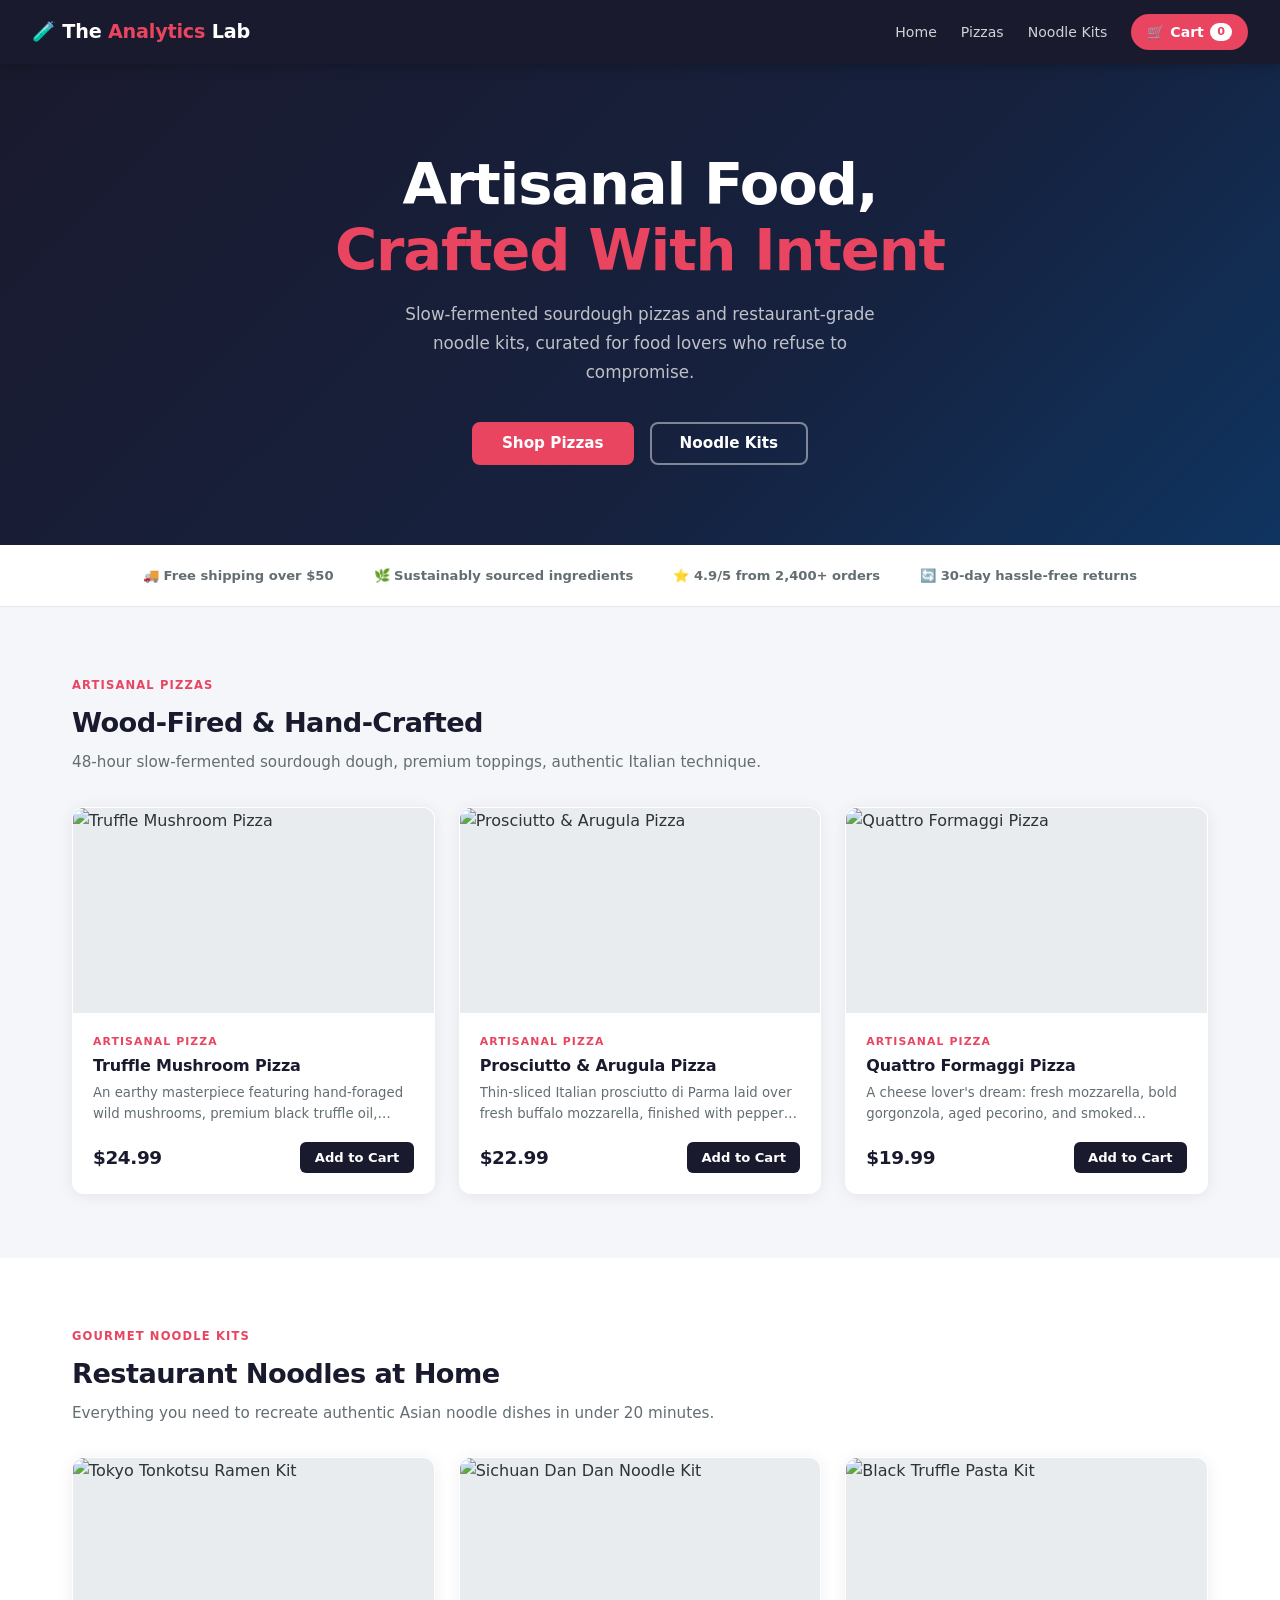
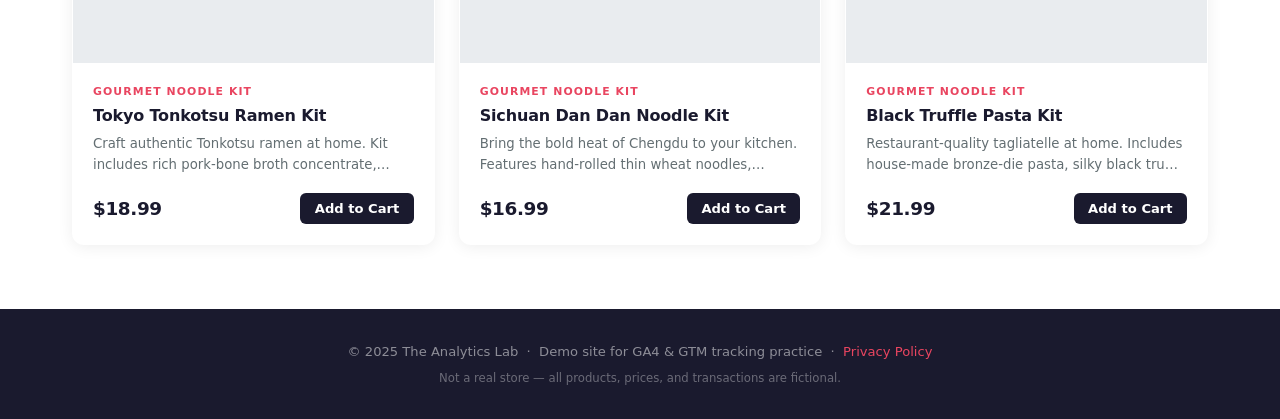
<file: index.html>
<!doctype html>
<html lang="en">
  <head>
    <meta charset="UTF-8" />
    <meta name="viewport" content="width=device-width, initial-scale=1.0" />
    <title>The Analytics Lab — Artisanal Pizzas & Gourmet Noodle Kits</title>
    <meta
      name="description"
      content="Shop curated artisanal pizzas and gourmet noodle kits from The Analytics Lab. A demo e-commerce store for GA4 and GTM tracking practice."
    />
    <link rel="stylesheet" href="style.css" />

    <!--
    ╔══════════════════════════════════════════════════════╗
    ║  GTM HEAD SNIPPET — Paste yours below this comment  ║
    ╚══════════════════════════════════════════════════════╝
  -->
    <!-- Google Tag Manager -->
    <script>
      (function (w, d, s, l, i) {
        w[l] = w[l] || [];
        w[l].push({ "gtm.start": new Date().getTime(), event: "gtm.js" });
        var f = d.getElementsByTagName(s)[0],
          j = d.createElement(s),
          dl = l != "dataLayer" ? "&l=" + l : "";
        j.async = true;
        j.src = "https://www.googletagmanager.com/gtm.js?id=" + i + dl;
        f.parentNode.insertBefore(j, f);
      })(window, document, "script", "dataLayer", "GTM-K4KXX4N2");
    </script>
    <!-- End Google Tag Manager -->
  </head>

  <!--
  data-page="home" — used by script.js to call initHomePage()
  and by GTM Page Type variable (DOM Element on <body>, attribute "data-page")
-->
  <body data-page="home">
    <!--
    ╔══════════════════════════════════════════════════════╗
    ║  GTM BODY NOSCRIPT — Paste yours below this comment ║
    ╚══════════════════════════════════════════════════════╝
  -->
    <!-- Google Tag Manager (noscript) -->
    <noscript
      ><iframe
        src="https://www.googletagmanager.com/ns.html?id=GTM-K4KXX4N2"
        height="0"
        width="0"
        style="display: none; visibility: hidden"
      ></iframe
    ></noscript>
    <!-- End Google Tag Manager (noscript) -->

    <!-- ================================================
       NAVBAR
       Analytics targets:
         #nav-logo          — brand/logo click
         #nav-home          — home nav link   [data-nav-item="home"]
         #nav-pizzas        — pizzas nav link [data-nav-item="pizzas"]
         #nav-noodles       — noodles link    [data-nav-item="noodles"]
         #nav-cart          — cart button     [data-nav-item="cart"]
         #cart-badge        — live item count (updated by updateCartBadge())
       ================================================ -->
    <nav class="navbar" id="main-nav" data-component="navbar">
      <a
        href="index.html"
        class="navbar-brand"
        id="nav-logo"
        data-nav-item="logo"
      >
        🧪 The <span>Analytics</span> Lab
      </a>

      <ul class="navbar-nav">
        <li>
          <a href="index.html" id="nav-home" data-nav-item="home">Home</a>
        </li>
        <li>
          <a href="#pizzas" id="nav-pizzas" data-nav-item="pizzas">Pizzas</a>
        </li>
        <li>
          <a href="#noodles" id="nav-noodles" data-nav-item="noodles"
            >Noodle Kits</a
          >
        </li>
        <li>
          <!-- Cart link — data-nav-item="cart" + live badge -->
          <a
            href="cart.html"
            class="cart-link"
            id="nav-cart"
            data-nav-item="cart"
            aria-label="View cart"
          >
            🛒 Cart
            <span class="cart-badge" id="cart-badge" aria-live="polite">0</span>
          </a>
        </li>
      </ul>
    </nav>

    <!-- ================================================
       HERO SECTION
       Analytics targets:
         #hero-cta           — primary CTA [data-action="hero-cta"]
         #hero-cta-secondary — secondary CTA [data-action="hero-cta-secondary"]
       ================================================ -->
    <section class="hero" id="hero" data-section="hero">
      <h1>Artisanal Food,<br /><em>Crafted With Intent</em></h1>
      <p>
        Slow-fermented sourdough pizzas and restaurant-grade noodle kits,
        curated for food lovers who refuse to compromise.
      </p>
      <div class="hero-actions">
        <a
          href="#pizzas"
          class="btn btn-primary"
          id="hero-cta"
          data-action="hero-cta"
          data-destination="pizzas-section"
        >
          Shop Pizzas
        </a>
        <a
          href="#noodles"
          class="btn btn-outline"
          id="hero-cta-secondary"
          data-action="hero-cta-secondary"
          data-destination="noodles-section"
        >
          Noodle Kits
        </a>
      </div>
    </section>

    <!-- ================================================
       TRUST BADGES
       ================================================ -->
    <div class="trust-badges" id="trust-badges" data-section="trust-badges">
      <div class="trust-badge">🚚 Free shipping over $50</div>
      <div class="trust-badge">🌿 Sustainably sourced ingredients</div>
      <div class="trust-badge">⭐ 4.9/5 from 2,400+ orders</div>
      <div class="trust-badge">🔄 30-day hassle-free returns</div>
    </div>

    <main id="main-content">
      <!-- ================================================
         ARTISANAL PIZZAS SECTION
         Analytics targets:
           #pizzas              — section anchor [data-section="pizza-listing"]
           #pizza-grid          — product grid container
                                  [data-list-name="Pizza Collection"]
                                  [data-list-id="pizza_category"]
           .product-card        — each card [data-product-id, name, category, price, sku, brand]
           .btn-add-cart        — quick add button [data-action="add-to-cart"]

         🔵 ANALYTICS HOOK — view_item_list
         Products are rendered by initHomePage() → renderProductGrid() in script.js.
         Set up a GTM trigger (Page View or Element Visibility) to fire
         view_item_list when #pizza-grid is visible.
         ================================================ -->
      <section
        class="section"
        id="pizzas"
        data-section="pizza-listing"
        aria-labelledby="pizzas-heading"
      >
        <div class="section-header">
          <div class="category-label">Artisanal Pizzas</div>
          <h2 id="pizzas-heading">Wood-Fired &amp; Hand-Crafted</h2>
          <p>
            48-hour slow-fermented sourdough dough, premium toppings, authentic
            Italian technique.
          </p>
        </div>

        <!--
        Product cards are injected here by:
          script.js  →  initHomePage()  →  renderProductGrid('pizza-grid', ...)

        Each rendered card will have:
          data-product-id, data-product-name, data-product-category,
          data-product-price, data-product-sku, data-product-brand,
          data-product-variant, data-list-name, data-list-position
      -->
        <div
          class="product-grid"
          id="pizza-grid"
          data-list-name="Pizza Collection"
          data-list-id="pizza_category"
          aria-label="Artisanal Pizza products"
        >
          <!-- Products injected by script.js -->
        </div>
      </section>

      <!-- ================================================
         GOURMET NOODLE KITS SECTION
         Analytics targets:
           #noodles             — section anchor [data-section="noodle-listing"]
           #noodle-grid         — product grid container
                                  [data-list-name="Noodle Kit Collection"]
                                  [data-list-id="noodle_category"]

         🔵 ANALYTICS HOOK — view_item_list (second list)
         Set up a separate GTM trigger or use one trigger for both grids.
         ================================================ -->
      <section
        class="section-full"
        id="noodles"
        data-section="noodle-listing"
        aria-labelledby="noodles-heading"
      >
        <div class="section-inner">
          <div class="section-header">
            <div class="category-label">Gourmet Noodle Kits</div>
            <h2 id="noodles-heading">Restaurant Noodles at Home</h2>
            <p>
              Everything you need to recreate authentic Asian noodle dishes in
              under 20 minutes.
            </p>
          </div>

          <!--
          Product cards injected by:
            script.js  →  initHomePage()  →  renderProductGrid('noodle-grid', ...)
        -->
          <div
            class="product-grid"
            id="noodle-grid"
            data-list-name="Noodle Kit Collection"
            data-list-id="noodle_category"
            aria-label="Gourmet Noodle Kit products"
          >
            <!-- Products injected by script.js -->
          </div>
        </div>
      </section>
    </main>

    <!-- ================================================
       FOOTER
       ================================================ -->
    <footer id="site-footer">
      <p>
        &copy; 2025 The Analytics Lab &nbsp;&middot;&nbsp; Demo site for GA4
        &amp; GTM tracking practice &nbsp;&middot;&nbsp;
        <a href="#">Privacy Policy</a>
      </p>
      <p class="footer-demo-note">
        Not a real store — all products, prices, and transactions are fictional.
      </p>
    </footer>

    <!-- ================================================
       SCRIPTS
       script.js is loaded last so it can find all DOM
       elements. Page init is triggered by DOMContentLoaded.
       ================================================ -->
    <script src="script.js"></script>
  </body>
</html>
</file>
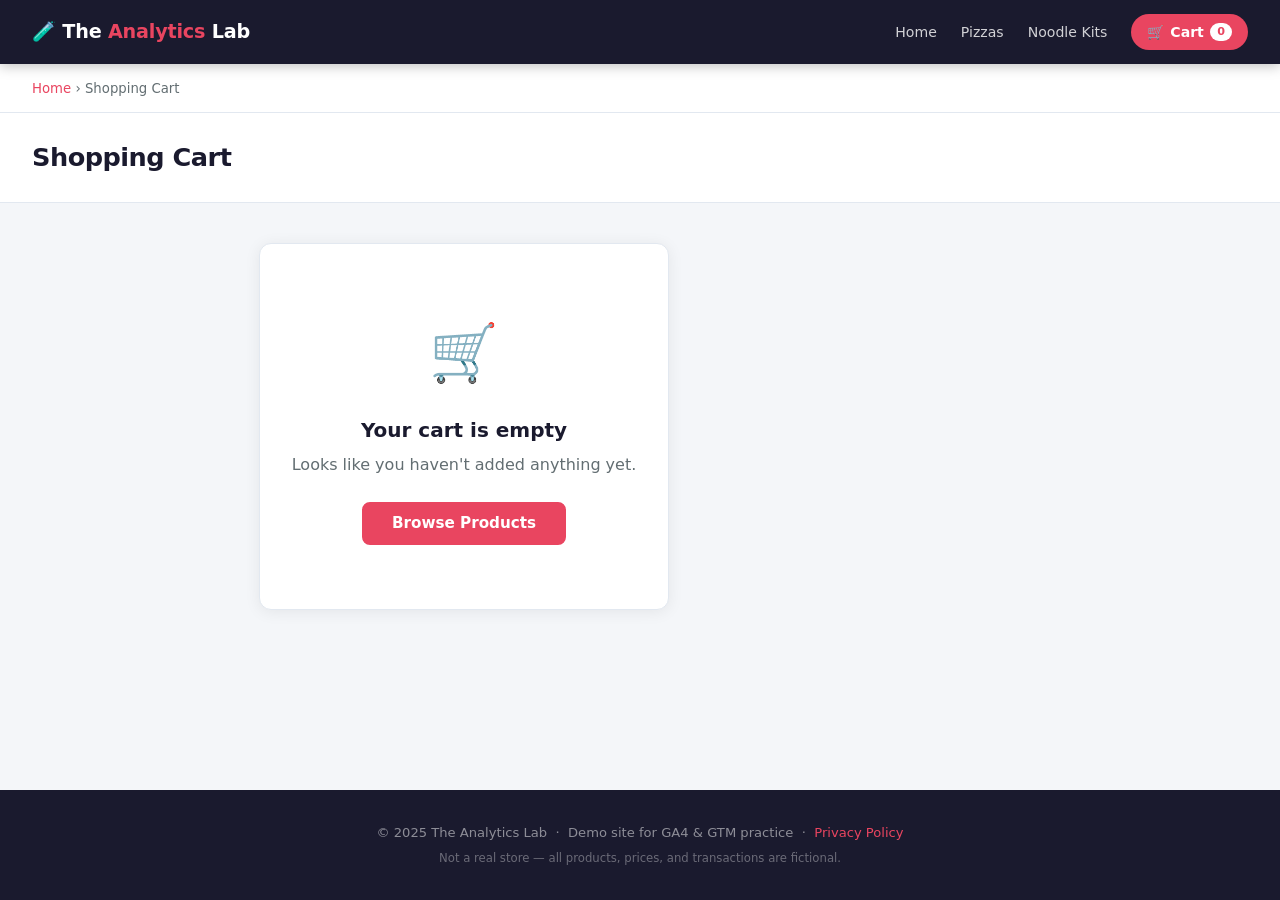
<file: cart.html>
<!doctype html>
<html lang="en">
  <head>
    <meta charset="UTF-8" />
    <meta name="viewport" content="width=device-width, initial-scale=1.0" />
    <title>Your Cart — The Analytics Lab</title>
    <meta
      name="description"
      content="Review your cart and proceed to checkout."
    />
    <link rel="stylesheet" href="style.css" />

    <!--
    ╔══════════════════════════════════════════════════════╗
    ║  GTM HEAD SNIPPET — Paste yours below this comment  ║
    ╚══════════════════════════════════════════════════════╝
  -->
    <!-- Google Tag Manager -->
    <!-- Google Tag Manager -->
    <script>
      (function (w, d, s, l, i) {
        w[l] = w[l] || [];
        w[l].push({ "gtm.start": new Date().getTime(), event: "gtm.js" });
        var f = d.getElementsByTagName(s)[0],
          j = d.createElement(s),
          dl = l != "dataLayer" ? "&l=" + l : "";
        j.async = true;
        j.src = "https://www.googletagmanager.com/gtm.js?id=" + i + dl;
        f.parentNode.insertBefore(j, f);
      })(window, document, "script", "dataLayer", "GTM-K4KXX4N2");
    </script>
    <!-- End Google Tag Manager -->
  </head>

  <!--
  data-page="cart" — used by script.js to call initCartPage()
  and by GTM as a Page Type variable.
-->
  <body data-page="cart">
    <!--
    ╔══════════════════════════════════════════════════════╗
    ║  GTM BODY NOSCRIPT — Paste yours below this comment ║
    ╚══════════════════════════════════════════════════════╝
  -->
    <!-- Google Tag Manager (noscript) -->
    <!-- Google Tag Manager (noscript) -->
    <noscript
      ><iframe
        src="https://www.googletagmanager.com/ns.html?id=GTM-K4KXX4N2"
        height="0"
        width="0"
        style="display: none; visibility: hidden"
      ></iframe
    ></noscript>
    <!-- End Google Tag Manager (noscript) -->

    <!-- ================================================
       NAVBAR
       ================================================ -->
    <nav class="navbar" id="main-nav" data-component="navbar">
      <a
        href="index.html"
        class="navbar-brand"
        id="nav-logo"
        data-nav-item="logo"
      >
        🧪 The <span>Analytics</span> Lab
      </a>
      <ul class="navbar-nav">
        <li>
          <a href="index.html" id="nav-home" data-nav-item="home">Home</a>
        </li>
        <li>
          <a href="index.html#pizzas" id="nav-pizzas" data-nav-item="pizzas"
            >Pizzas</a
          >
        </li>
        <li>
          <a href="index.html#noodles" id="nav-noodles" data-nav-item="noodles"
            >Noodle Kits</a
          >
        </li>
        <li>
          <a
            href="cart.html"
            class="cart-link"
            id="nav-cart"
            data-nav-item="cart"
            aria-label="View cart"
          >
            🛒 Cart
            <span class="cart-badge" id="cart-badge" aria-live="polite">0</span>
          </a>
        </li>
      </ul>
    </nav>

    <!-- ================================================
       BREADCRUMB
       ================================================ -->
    <nav class="breadcrumb" id="breadcrumb" aria-label="Breadcrumb">
      <a href="index.html">Home</a> &rsaquo;
      <span aria-current="page">Shopping Cart</span>
    </nav>

    <!-- ================================================
       PAGE HEADER
       ================================================ -->
    <div class="page-header" id="cart-page-header">
      <h1>Shopping Cart</h1>
    </div>

    <!-- ================================================
       CART LAYOUT
       Two-column grid: items on left, order summary on right.
       Both columns are populated dynamically by initCartPage() in script.js.

       After rendering:

       LEFT COLUMN — #cart-items-container
         .cart-items                    — wrapper card
           .cart-item (one per product) — KEY ANALYTICS ELEMENT
             data-product-id            — e.g. "pizza_001"
             data-product-name          — e.g. "Truffle Mushroom Pizza"
             data-product-category      — e.g. "Artisanal Pizza"
             data-product-price         — unit price, e.g. "24.99"
             data-product-sku           — e.g. "PIZ-001"
             data-product-brand         — "The Analytics Lab"
             data-quantity              — current quantity, e.g. "2"

           .qty-btn[data-action="decrease-qty"] — decrease qty button
           .qty-btn[data-action="increase-qty"] — increase qty button
           .cart-item-remove[data-action="remove-from-cart"] — remove link
             🔵 ANALYTICS HOOK — remove_from_cart fires on click

       RIGHT COLUMN — #order-summary-container
         #checkout-btn                  — KEY ANALYTICS ELEMENT
           data-action="begin-checkout"
           data-total                   — order total as string, e.g. "53.72"
           data-subtotal                — subtotal
           data-tax                     — tax amount
           data-shipping                — shipping amount
           data-currency                — "USD"
           data-item-count              — total quantity
           🔵 ANALYTICS HOOK — begin_checkout fires on click

       🔵 ANALYTICS HOOK — view_cart
         Fires inside initCartPage() after items are rendered.
         GTM Trigger: Page View — URL contains "cart.html"
         GTM Variables: DOM Element variables on .cart-item data attributes
                        OR read from localStorage 'analytics_lab_cart'
       ================================================ -->
    <div
      class="cart-container"
      id="cart-page"
      data-page-type="cart"
      role="main"
    >
      <!-- Cart item rows rendered by initCartPage() -->
      <div id="cart-items-container" data-container="cart-items">
        <div
          style="
            padding: 3rem 2rem;
            text-align: center;
            color: var(--text-muted);
          "
        >
          <div style="font-size: 2rem; margin-bottom: 0.5rem">⏳</div>
          Loading your cart&hellip;
        </div>
      </div>

      <!-- Order summary + checkout button rendered by renderOrderSummary() -->
      <div id="order-summary-container" data-container="order-summary">
        <!-- Order summary injected here -->
      </div>
    </div>

    <!-- ================================================
       FOOTER
       ================================================ -->
    <footer id="site-footer">
      <p>
        &copy; 2025 The Analytics Lab &nbsp;&middot;&nbsp; Demo site for GA4
        &amp; GTM practice &nbsp;&middot;&nbsp;
        <a href="#">Privacy Policy</a>
      </p>
      <p class="footer-demo-note">
        Not a real store — all products, prices, and transactions are fictional.
      </p>
    </footer>

    <script src="script.js"></script>
  </body>
</html>
</file>
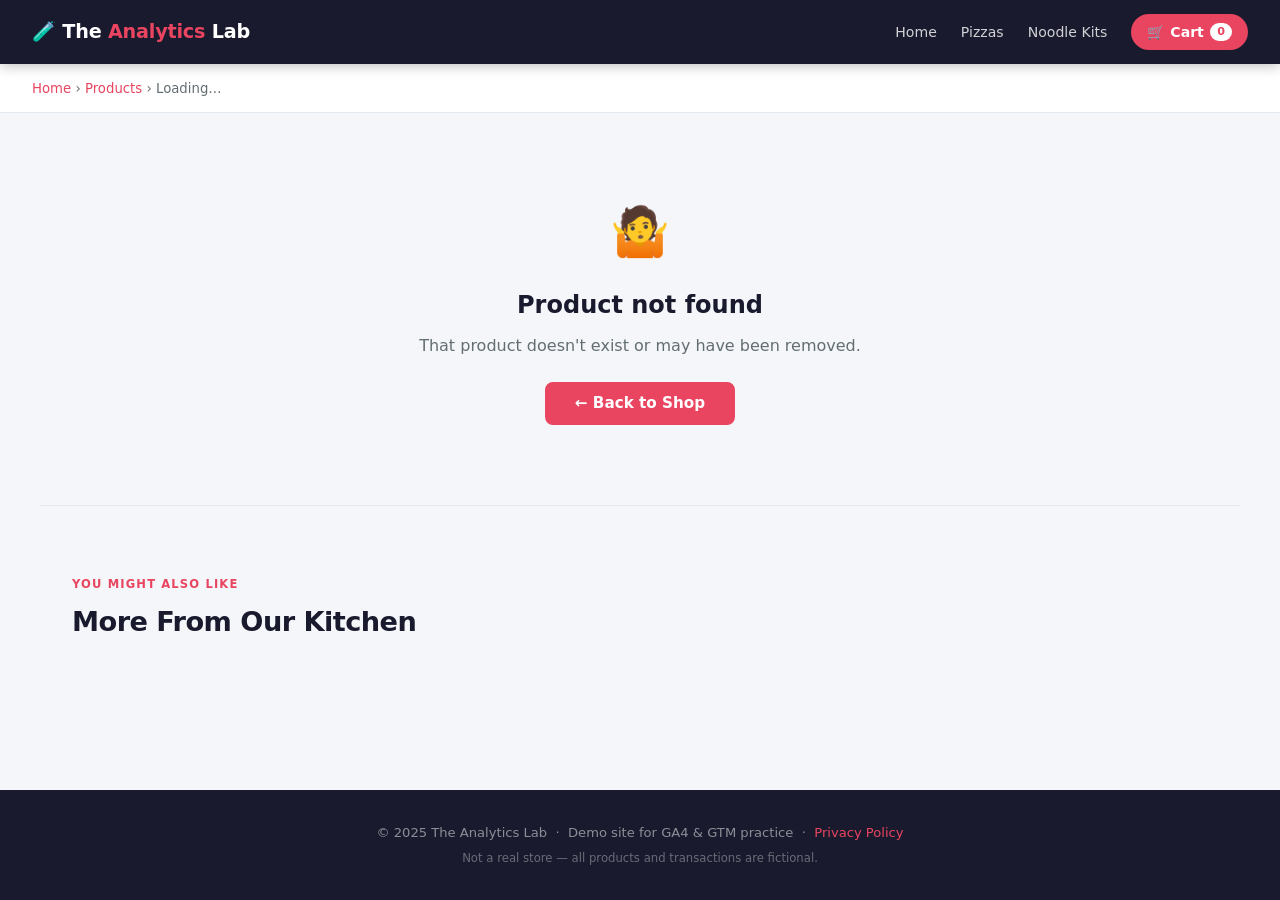
<file: product.html>
<!doctype html>
<html lang="en">
  <head>
    <meta charset="UTF-8" />
    <meta name="viewport" content="width=device-width, initial-scale=1.0" />
    <!--
    <title> is updated dynamically by initProductPage() in script.js
    to match the product name, e.g. "Truffle Mushroom Pizza — The Analytics Lab"
  -->
    <title>Product — The Analytics Lab</title>
    <meta
      name="description"
      content="Product detail page for The Analytics Lab demo store."
    />
    <link rel="stylesheet" href="style.css" />

    <!--
    ╔══════════════════════════════════════════════════════╗
    ║  GTM HEAD SNIPPET — Paste yours below this comment  ║
    ╚══════════════════════════════════════════════════════╝
  -->
    <!-- Google Tag Manager -->
    <script>
      (function (w, d, s, l, i) {
        w[l] = w[l] || [];
        w[l].push({ "gtm.start": new Date().getTime(), event: "gtm.js" });
        var f = d.getElementsByTagName(s)[0],
          j = d.createElement(s),
          dl = l != "dataLayer" ? "&l=" + l : "";
        j.async = true;
        j.src = "https://www.googletagmanager.com/gtm.js?id=" + i + dl;
        f.parentNode.insertBefore(j, f);
      })(window, document, "script", "dataLayer", "GTM-K4KXX4N2");
    </script>
    <!-- End Google Tag Manager -->
  </head>

  <!--
  data-page="product" — used by script.js to call initProductPage()
  and by GTM as a Page Type variable.
  Product ID is in the URL: product.html?id=pizza_001
-->
  <body data-page="product">
    <!--
    ╔══════════════════════════════════════════════════════╗
    ║  GTM BODY NOSCRIPT — Paste yours below this comment ║
    ╚══════════════════════════════════════════════════════╝
  -->
    <!-- Google Tag Manager (noscript) -->
    <noscript
      ><iframe
        src="https://www.googletagmanager.com/ns.html?id=GTM-K4KXX4N2"
        height="0"
        width="0"
        style="display: none; visibility: hidden"
      ></iframe
    ></noscript>
    <!-- End Google Tag Manager (noscript) -->

    <!-- ================================================
       NAVBAR (same across all pages)
       ================================================ -->
    <nav class="navbar" id="main-nav" data-component="navbar">
      <a
        href="index.html"
        class="navbar-brand"
        id="nav-logo"
        data-nav-item="logo"
      >
        🧪 The <span>Analytics</span> Lab
      </a>
      <ul class="navbar-nav">
        <li>
          <a href="index.html" id="nav-home" data-nav-item="home">Home</a>
        </li>
        <li>
          <a href="index.html#pizzas" id="nav-pizzas" data-nav-item="pizzas"
            >Pizzas</a
          >
        </li>
        <li>
          <a href="index.html#noodles" id="nav-noodles" data-nav-item="noodles"
            >Noodle Kits</a
          >
        </li>
        <li>
          <a
            href="cart.html"
            class="cart-link"
            id="nav-cart"
            data-nav-item="cart"
            aria-label="View cart"
          >
            🛒 Cart
            <span class="cart-badge" id="cart-badge" aria-live="polite">0</span>
          </a>
        </li>
      </ul>
    </nav>

    <!-- ================================================
       BREADCRUMB
       Text and href updated dynamically by initProductPage():
         #breadcrumb-category → product's category name + correct anchor
         #breadcrumb-product  → product name
       ================================================ -->
    <nav class="breadcrumb" id="breadcrumb" aria-label="Breadcrumb">
      <a href="index.html" id="breadcrumb-home">Home</a>
      &rsaquo;
      <a href="index.html#pizzas" id="breadcrumb-category">Products</a>
      &rsaquo;
      <span id="breadcrumb-product" aria-current="page">Loading&hellip;</span>
    </nav>

    <!-- ================================================
       PRODUCT DETAIL CONTAINER
       Populated dynamically by initProductPage() in script.js.

       After rendering, this section contains:

       #product-detail (outer wrapper)
         data-product-id       — e.g. "pizza_001"
         data-product-name     — e.g. "Truffle Mushroom Pizza"
         data-product-category — e.g. "Artisanal Pizza"
         data-product-price    — e.g. "24.99"
         data-product-sku      — e.g. "PIZ-001"
         data-product-brand    — "The Analytics Lab"
         data-product-variant  — e.g. "12-inch"

       #product-image      — <img> with data-product-id
       #product-category   — category text
       #product-name       — <h1> product name
       #product-price      — price text + data-price="24.99"
       #product-description — long description
       #product-sku        — SKU text
       #product-quantity   — <input type="number"> for qty selection

       #add-to-cart-btn    ← KEY ELEMENT for GTM
         data-action="add-to-cart"
         data-product-id, name, category, price, sku, brand, variant
         onclick → handleDetailAddToCart() → addToCart()

       🔵 ANALYTICS HOOK — view_item
         Fires inside initProductPage() after DOM is populated.
         GTM Trigger: Page View — URL contains "product.html"
         GTM Variable: DOM Element — ID "product-detail", attribute "data-product-price"
                       (repeat for each product field)

       🔵 ANALYTICS HOOK — add_to_cart
         Fires when #add-to-cart-btn is clicked.
         GTM Trigger: Click — All Elements — Element ID equals "add-to-cart-btn"
         OR Custom Event trigger on the console log event name.
       ================================================ -->
    <div id="product-detail-container" data-container="product-detail">
      <!-- Placeholder shown while JS initialises -->
      <div
        style="text-align: center; padding: 5rem 2rem; color: var(--text-muted)"
        id="product-loading"
      >
        <div style="font-size: 2rem; margin-bottom: 0.75rem">⏳</div>
        Loading product&hellip;
      </div>
    </div>

    <!-- ================================================
       RELATED PRODUCTS
       Populated by the inline <script> below.
       Each card gets the same data-product-* attributes
       as the homepage cards, plus data-list-name="Related Products".

       🔵 ANALYTICS HOOK — select_item (optional)
       Fire when a related product card is clicked.
       ================================================ -->
    <section
      class="section"
      id="related-products"
      data-section="related-products"
      style="border-top: 1px solid var(--border)"
      aria-labelledby="related-heading"
    >
      <div class="section-header">
        <div class="category-label">You Might Also Like</div>
        <h2 id="related-heading">More From Our Kitchen</h2>
      </div>
      <div
        class="product-grid"
        id="related-grid"
        data-list-name="Related Products"
        data-list-id="related"
      >
        <!-- Injected by the inline script below after script.js loads -->
      </div>
    </section>

    <!-- ================================================
       FOOTER
       ================================================ -->
    <footer id="site-footer">
      <p>
        &copy; 2025 The Analytics Lab &nbsp;&middot;&nbsp; Demo site for GA4
        &amp; GTM practice &nbsp;&middot;&nbsp;
        <a href="#">Privacy Policy</a>
      </p>
      <p class="footer-demo-note">
        Not a real store — all products and transactions are fictional.
      </p>
    </footer>

    <!-- ================================================
       SCRIPTS
       script.js is loaded first; the inline script below
       runs after, and has access to PRODUCTS, formatPrice, etc.
       ================================================ -->
    <script src="script.js"></script>

    <script>
      /**
       * Populate the Related Products grid.
       * Shows up to 3 products from the catalog that are NOT the current product.
       * Runs after script.js has loaded (PRODUCTS array is available).
       */
      (function renderRelatedProducts() {
        const currentId = getProductIdFromURL();
        const relatedGrid = document.getElementById("related-grid");
        if (!relatedGrid || !currentId) return;

        // Pick products that aren't the current one (up to 3)
        const related = window.PRODUCTS.filter((p) => p.id !== currentId).slice(
          0,
          3,
        );

        if (related.length === 0) {
          relatedGrid.closest("section").style.display = "none";
          return;
        }

        relatedGrid.innerHTML = related
          .map(
            (p, index) => `
        <article
          class="product-card"
          id="related-card-${p.id}"
          data-product-id="${p.id}"
          data-product-name="${p.name}"
          data-product-category="${p.category}"
          data-product-price="${p.price}"
          data-product-sku="${p.sku}"
          data-product-brand="${p.brand}"
          data-product-variant="${p.variant}"
          data-list-name="Related Products"
          data-list-position="${index + 1}"
          onclick="window.location.href='product.html?id=${p.id}'"
          role="link"
          tabindex="0"
        >
          <img
            class="product-card-img"
            src="${p.image}"
            alt="${p.name}"
            loading="lazy"
            onerror="this.style.background='#e9ecef';this.removeAttribute('src')"
          />
          <div class="product-card-body">
            <div class="product-card-category">${p.category}</div>
            <h3 class="product-card-name">${p.name}</h3>
            <p class="product-card-desc">${p.description}</p>
            <div class="product-card-footer">
              <span class="product-price" data-price="${p.price}">${formatPrice(p.price)}</span>
              <!--
                RELATED PRODUCT — ADD TO CART
                Analytics: data-action="add-to-cart" + data-product-* attributes
              -->
              <button
                class="btn-add-cart"
                id="add-to-cart-related-${p.id}"
                data-action="add-to-cart"
                data-product-id="${p.id}"
                data-product-name="${p.name}"
                data-product-category="${p.category}"
                data-product-price="${p.price}"
                data-product-sku="${p.sku}"
                data-product-brand="${p.brand}"
                data-product-variant="${p.variant}"
                onclick="handleQuickAddToCart(event, '${p.id}')"
                aria-label="Add ${p.name} to cart"
              >Add to Cart</button>
            </div>
          </div>
        </article>
      `,
          )
          .join("");
      })();
    </script>
  </body>
</html>
</file>
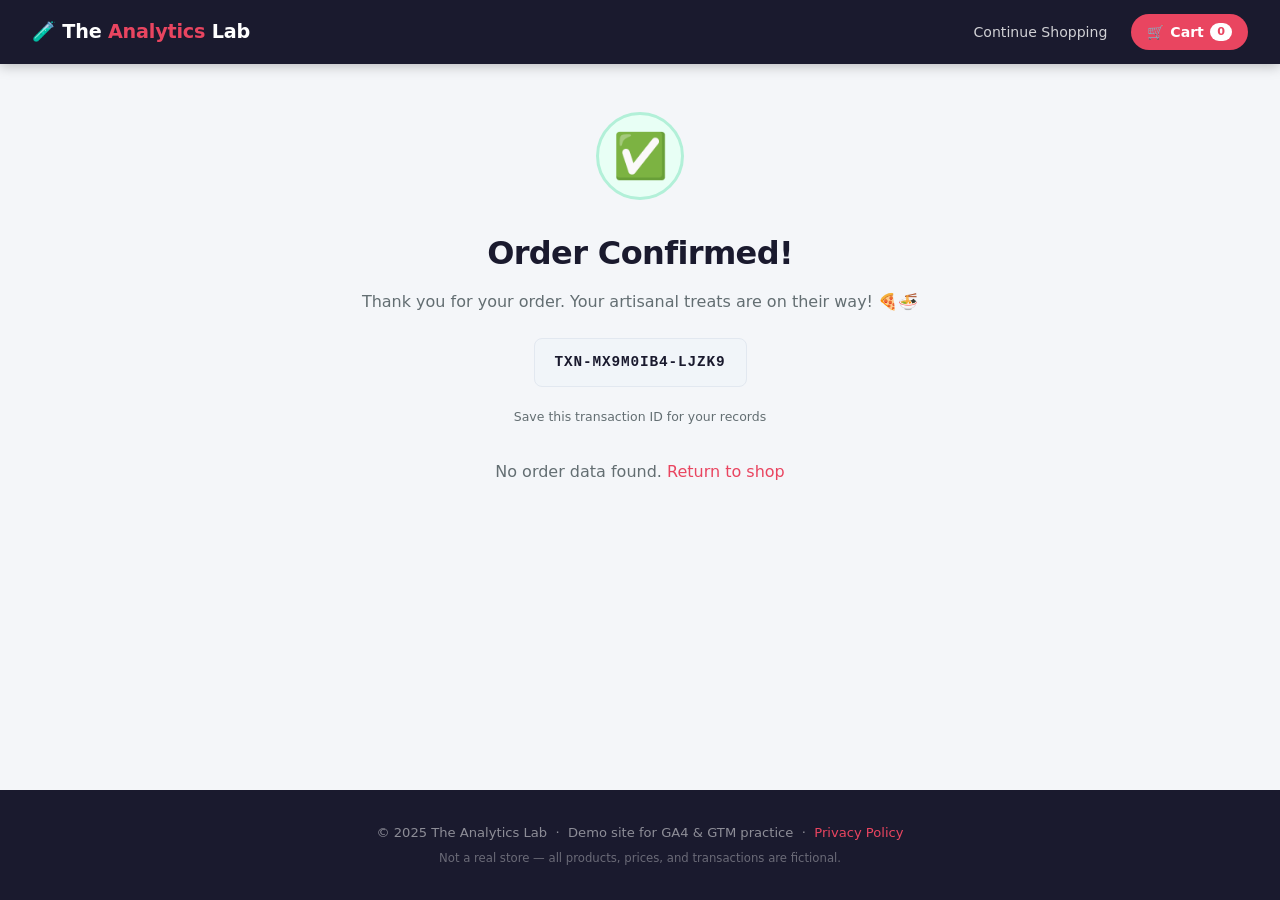
<file: success.html>
<!doctype html>
<html lang="en">
  <head>
    <meta charset="UTF-8" />
    <meta name="viewport" content="width=device-width, initial-scale=1.0" />
    <title>Order Confirmed — The Analytics Lab</title>
    <meta
      name="description"
      content="Your order has been confirmed. Thank you for shopping with The Analytics Lab."
    />
    <link rel="stylesheet" href="style.css" />

    <!--
    ╔══════════════════════════════════════════════════════╗
    ║  GTM HEAD SNIPPET — Paste yours below this comment  ║
    ╚══════════════════════════════════════════════════════╝
  -->
    <!-- Google Tag Manager -->
    <script>
      (function (w, d, s, l, i) {
        w[l] = w[l] || [];
        w[l].push({ "gtm.start": new Date().getTime(), event: "gtm.js" });
        var f = d.getElementsByTagName(s)[0],
          j = d.createElement(s),
          dl = l != "dataLayer" ? "&l=" + l : "";
        j.async = true;
        j.src = "https://www.googletagmanager.com/gtm.js?id=" + i + dl;
        f.parentNode.insertBefore(j, f);
      })(window, document, "script", "dataLayer", "GTM-K4KXX4N2");
    </script>
    <!-- End Google Tag Manager -->
  </head>

  <!--
  data-page="success" — used by script.js to call initSuccessPage()
  and by GTM as a Page Type variable.

  ⭐ This is the PURCHASE confirmation page.
  GTM should fire a "purchase" event on this page.
  Recommended GTM trigger: Page View — URL contains "success.html"
-->
  <body data-page="success">
    <!--
    ╔══════════════════════════════════════════════════════╗
    ║  GTM BODY NOSCRIPT — Paste yours below this comment ║
    ╚══════════════════════════════════════════════════════╝
  -->
    <!-- Google Tag Manager (noscript) -->
    <noscript
      ><iframe
        src="https://www.googletagmanager.com/ns.html?id=GTM-K4KXX4N2"
        height="0"
        width="0"
        style="display: none; visibility: hidden"
      ></iframe
    ></noscript>
    <!-- End Google Tag Manager (noscript) -->

    <!-- ================================================
       NAVBAR (minimal — no shop links on success page)
       ================================================ -->
    <nav class="navbar" id="main-nav" data-component="navbar">
      <a
        href="index.html"
        class="navbar-brand"
        id="nav-logo"
        data-nav-item="logo"
      >
        🧪 The <span>Analytics</span> Lab
      </a>
      <ul class="navbar-nav">
        <li>
          <a href="index.html" id="nav-home" data-nav-item="home"
            >Continue Shopping</a
          >
        </li>
        <li>
          <!-- Cart count will show 0 after purchase (cart is cleared by initSuccessPage) -->
          <a
            href="cart.html"
            class="cart-link"
            id="nav-cart"
            data-nav-item="cart"
            aria-label="View cart"
          >
            🛒 Cart
            <span class="cart-badge" id="cart-badge" aria-live="polite">0</span>
          </a>
        </li>
      </ul>
    </nav>

    <!-- ================================================
       SUCCESS PAGE CONTENT

       This is the PURCHASE CONFIRMATION page.
       All data is injected by initSuccessPage() in script.js.

       STATIC ELEMENTS (always present, set by JS):
         #transaction-id
           → Displays the generated transaction ID (e.g. "TXN-LK4A9B-XYZ12")
           → data-transaction-id attribute set by script.js
           → 🔵 GTM DOM Variable target for transaction_id

       DYNAMIC CONTAINER (populated by initSuccessPage()):
         #success-content
           data-transaction-id  — transaction ID string
           data-revenue         — order total, e.g. "53.72"
           data-subtotal        — subtotal before tax/shipping
           data-tax             — tax amount
           data-shipping        — shipping cost
           data-currency        — "USD"

         #order-confirmation (nested inside #success-content)
           same data attributes as #success-content
           → 🔵 KEY GTM TARGET for purchase event parameters

         Each .success-item (one per line item):
           data-product-id, data-product-name, data-product-price,
           data-product-category, data-product-sku, data-product-brand,
           data-quantity
           → 🔵 Used for GA4 items[] array in the purchase event

         #success-total-amount
           data-total="53.72"
           → Alternative GTM target for the total value

       JAVASCRIPT GLOBAL (set by initSuccessPage()):
         window.lastOrder = {
           transactionId,  // e.g. "TXN-LK4A9B-XYZ12"
           items,          // array of line-item objects
           total,          // e.g. "53.72"
           subtotal,       // e.g. "47.98"
           tax,            // e.g. "3.84"
           shipping,       // e.g. "0.00" or "4.99"
           currency        // "USD"
         }
         → 🔵 Use in GTM Custom JavaScript Variable: function(){ return window.lastOrder.transactionId; }

       🔵 ANALYTICS HOOK — purchase  (⭐ MOST CRITICAL EVENT)
         Fire after initSuccessPage() renders the confirmation.
         GTM Trigger:   Page View — URL contains "success.html"
         GTM Tag:       GA4 Event — event_name: "purchase"
         GTM Variables: DOM Element on #order-confirmation [data-revenue]
                        Custom JS: function(){ return window.lastOrder.transactionId; }
                        Custom JS: function(){ return window.lastOrder.items; }
       ================================================ -->
    <div class="success-wrapper" role="main">
      <div
        class="success-container"
        id="success-page"
        data-page-type="purchase-confirmation"
      >
        <!-- Confirmation icon -->
        <div class="success-icon-wrap" id="success-icon" aria-hidden="true">
          ✅
        </div>

        <!-- Headline -->
        <h1>Order Confirmed!</h1>
        <p class="subtitle">
          Thank you for your order. Your artisanal treats are on their way! 🍕🍜
        </p>

        <!--
        TRANSACTION ID — KEY GTM ELEMENT
        Populated and given data-transaction-id attribute by initSuccessPage().
        GTM DOM Element Variable:
          Element ID: "transaction-id"
          Attribute name: "data-transaction-id"
      -->
        <div
          class="transaction-id-box"
          id="transaction-id"
          data-transaction-id=""
          aria-label="Transaction ID"
        >
          Generating&hellip;
        </div>
        <p class="transaction-label">
          Save this transaction ID for your records
        </p>

        <!--
        DYNAMIC CONTENT CONTAINER
        initSuccessPage() injects the order summary card and actions here.
        After render, this element has ALL purchase data-attributes for GTM.
      -->
        <div
          id="success-content"
          data-transaction-id=""
          data-revenue=""
          data-subtotal=""
          data-tax=""
          data-shipping=""
          data-currency="USD"
          data-container="purchase-summary"
        >
          <!-- Placeholder while JS renders -->
          <div
            style="padding: 2rem; color: var(--text-muted); text-align: center"
          >
            <div style="font-size: 1.5rem; margin-bottom: 0.5rem">⏳</div>
            Loading order details&hellip;
          </div>
        </div>
      </div>
    </div>

    <!-- ================================================
       FOOTER
       ================================================ -->
    <footer id="site-footer">
      <p>
        &copy; 2025 The Analytics Lab &nbsp;&middot;&nbsp; Demo site for GA4
        &amp; GTM practice &nbsp;&middot;&nbsp;
        <a href="#">Privacy Policy</a>
      </p>
      <p class="footer-demo-note">
        Not a real store — all products, prices, and transactions are fictional.
      </p>
    </footer>

    <script src="script.js"></script>
  </body>
</html>
</file>
<file: style.css>
/* ========================================
   THE ANALYTICS LAB — style.css
   Shared styles for all pages.
   Modern, responsive e-commerce UI.
   ======================================== */

/* ---- CSS VARIABLES ---- */
:root {
  --primary:       #1a1a2e;
  --primary-light: #16213e;
  --accent:        #e94560;
  --accent-hover:  #c73652;
  --success:       #00b894;
  --warning:       #fdcb6e;
  --bg:            #f4f6f9;
  --card-bg:       #ffffff;
  --text:          #2d3436;
  --text-muted:    #636e72;
  --border:        #e2e8f0;
  --radius:        12px;
  --radius-sm:     8px;
  --shadow:        0 2px 16px rgba(0, 0, 0, 0.07);
  --shadow-hover:  0 8px 32px rgba(0, 0, 0, 0.14);
  --transition:    all 0.2s ease;
  --nav-height:    64px;
}

/* ---- RESET ---- */
*, *::before, *::after {
  margin: 0;
  padding: 0;
  box-sizing: border-box;
}

html {
  scroll-behavior: smooth;
}

body {
  font-family: 'Segoe UI', system-ui, -apple-system, BlinkMacSystemFont, sans-serif;
  background: var(--bg);
  color: var(--text);
  line-height: 1.6;
  min-height: 100vh;
  display: flex;
  flex-direction: column;
}

img {
  display: block;
  max-width: 100%;
}

a {
  color: inherit;
  text-decoration: none;
}

button {
  font-family: inherit;
}

/* ========================================
   NAVBAR
   ======================================== */
/* Analytics: GTM can target nav links via data-nav-item attributes */
.navbar {
  background: var(--primary);
  color: white;
  height: var(--nav-height);
  padding: 0 2rem;
  display: flex;
  align-items: center;
  justify-content: space-between;
  position: sticky;
  top: 0;
  z-index: 200;
  box-shadow: 0 2px 12px rgba(0, 0, 0, 0.25);
}

.navbar-brand {
  font-size: 1.2rem;
  font-weight: 800;
  color: white;
  display: flex;
  align-items: center;
  gap: 0.4rem;
  letter-spacing: -0.01em;
  white-space: nowrap;
}

.navbar-brand span {
  color: var(--accent);
}

.navbar-nav {
  display: flex;
  align-items: center;
  gap: 1.5rem;
  list-style: none;
}

.navbar-nav a {
  color: rgba(255, 255, 255, 0.8);
  font-size: 0.88rem;
  font-weight: 500;
  transition: var(--transition);
  white-space: nowrap;
}

.navbar-nav a:hover {
  color: white;
}

/* Cart button in navbar */
.cart-link {
  display: flex !important;
  align-items: center;
  gap: 0.4rem;
  background: var(--accent) !important;
  color: white !important;
  padding: 0.45rem 1rem !important;
  border-radius: 20px;
  font-weight: 600 !important;
  font-size: 0.88rem !important;
  transition: var(--transition);
}

.cart-link:hover {
  background: var(--accent-hover) !important;
  transform: translateY(-1px);
}

/* Cart item count badge */
.cart-badge {
  background: white;
  color: var(--accent);
  font-size: 0.7rem;
  font-weight: 800;
  padding: 1px 7px;
  border-radius: 10px;
  min-width: 20px;
  text-align: center;
  line-height: 1.4;
}

/* ========================================
   HERO SECTION (index.html)
   ======================================== */
/* Analytics: CTA buttons have id="hero-cta" and data-action attributes */
.hero {
  background: linear-gradient(135deg, var(--primary) 0%, var(--primary-light) 60%, #0f3460 100%);
  color: white;
  padding: 5.5rem 2rem 5rem;
  text-align: center;
}

.hero h1 {
  font-size: clamp(2rem, 5vw, 3.6rem);
  font-weight: 900;
  line-height: 1.15;
  margin-bottom: 1rem;
  letter-spacing: -0.02em;
}

.hero h1 em {
  color: var(--accent);
  font-style: normal;
}

.hero p {
  font-size: 1.05rem;
  color: rgba(255, 255, 255, 0.72);
  max-width: 520px;
  margin: 0 auto 2.25rem;
  line-height: 1.7;
}

.hero-actions {
  display: flex;
  justify-content: center;
  gap: 1rem;
  flex-wrap: wrap;
}

/* ========================================
   BUTTONS
   ======================================== */
.btn {
  display: inline-flex;
  align-items: center;
  justify-content: center;
  padding: 0.75rem 1.75rem;
  border-radius: var(--radius-sm);
  font-size: 0.95rem;
  font-weight: 700;
  cursor: pointer;
  border: 2px solid transparent;
  transition: var(--transition);
  text-decoration: none;
  white-space: nowrap;
  line-height: 1;
}

.btn-primary {
  background: var(--accent);
  color: white;
  border-color: var(--accent);
}

.btn-primary:hover {
  background: var(--accent-hover);
  border-color: var(--accent-hover);
  transform: translateY(-1px);
  box-shadow: 0 4px 14px rgba(233, 69, 96, 0.38);
}

.btn-outline {
  background: transparent;
  color: white;
  border-color: rgba(255, 255, 255, 0.45);
}

.btn-outline:hover {
  background: rgba(255, 255, 255, 0.12);
  border-color: white;
}

.btn-secondary {
  background: var(--primary);
  color: white;
  border-color: var(--primary);
}

.btn-secondary:hover {
  background: #0f3460;
  transform: translateY(-1px);
}

/* ========================================
   TRUST BADGES (index.html)
   ======================================== */
.trust-badges {
  display: flex;
  justify-content: center;
  gap: 2.5rem;
  padding: 1.25rem 2rem;
  background: white;
  border-bottom: 1px solid var(--border);
  flex-wrap: wrap;
}

.trust-badge {
  display: flex;
  align-items: center;
  gap: 0.4rem;
  font-size: 0.82rem;
  font-weight: 600;
  color: var(--text-muted);
}

/* ========================================
   SECTION LAYOUT
   ======================================== */
.section {
  padding: 4rem 2rem;
  max-width: 1200px;
  margin: 0 auto;
  width: 100%;
}

.section-full {
  padding: 4rem 0;
  background: white;
}

.section-full .section-inner {
  max-width: 1200px;
  margin: 0 auto;
  padding: 0 2rem;
}

.section-header {
  margin-bottom: 2rem;
}

.section-header h2 {
  font-size: 1.7rem;
  font-weight: 800;
  color: var(--primary);
  letter-spacing: -0.02em;
}

.section-header p {
  color: var(--text-muted);
  margin-top: 0.35rem;
  font-size: 0.95rem;
}

.category-label {
  display: inline-block;
  font-size: 0.72rem;
  font-weight: 800;
  letter-spacing: 0.1em;
  text-transform: uppercase;
  color: var(--accent);
  margin-bottom: 0.4rem;
}

/* ========================================
   PRODUCT GRID (index.html)
   ======================================== */
/* Analytics: Each card has data-product-* attributes for GTM DOM scraping */
.product-grid {
  display: grid;
  grid-template-columns: repeat(auto-fill, minmax(275px, 1fr));
  gap: 1.5rem;
}

/* ========================================
   PRODUCT CARD (index.html)
   ======================================== */
.product-card {
  background: var(--card-bg);
  border-radius: var(--radius);
  overflow: hidden;
  box-shadow: var(--shadow);
  transition: var(--transition);
  cursor: pointer;
  display: flex;
  flex-direction: column;
  border: 1px solid transparent;
}

.product-card:hover {
  box-shadow: var(--shadow-hover);
  transform: translateY(-5px);
  border-color: var(--border);
}

.product-card-img {
  width: 100%;
  height: 205px;
  object-fit: cover;
  background: #e9ecef;
  flex-shrink: 0;
}

.product-card-body {
  padding: 1.25rem;
  display: flex;
  flex-direction: column;
  flex: 1;
}

.product-card-category {
  font-size: 0.68rem;
  font-weight: 800;
  text-transform: uppercase;
  letter-spacing: 0.1em;
  color: var(--accent);
  margin-bottom: 0.35rem;
}

.product-card-name {
  font-size: 1rem;
  font-weight: 800;
  color: var(--primary);
  margin-bottom: 0.45rem;
  line-height: 1.3;
  letter-spacing: -0.01em;
}

.product-card-desc {
  font-size: 0.83rem;
  color: var(--text-muted);
  line-height: 1.55;
  flex: 1;
  margin-bottom: 1.1rem;
  /* Clamp to 2 lines */
  display: -webkit-box;
  -webkit-line-clamp: 2;
  -webkit-box-orient: vertical;
  overflow: hidden;
}

.product-card-footer {
  display: flex;
  align-items: center;
  justify-content: space-between;
  gap: 0.5rem;
  margin-top: auto;
}

.product-price {
  font-size: 1.15rem;
  font-weight: 900;
  color: var(--primary);
  letter-spacing: -0.02em;
}

/* Quick Add-to-Cart button on cards */
/* Analytics: id="add-to-cart-{productId}" + data-product-* + data-action="add-to-cart" */
.btn-add-cart {
  background: var(--primary);
  color: white;
  border: none;
  padding: 0.5rem 0.9rem;
  border-radius: 6px;
  font-size: 0.82rem;
  font-weight: 700;
  cursor: pointer;
  transition: var(--transition);
  white-space: nowrap;
}

.btn-add-cart:hover {
  background: var(--accent);
  transform: scale(1.04);
}

.btn-add-cart.added {
  background: var(--success);
}

/* ========================================
   BREADCRUMB
   ======================================== */
.breadcrumb {
  padding: 0.85rem 2rem;
  background: white;
  border-bottom: 1px solid var(--border);
  font-size: 0.83rem;
  color: var(--text-muted);
}

.breadcrumb a {
  color: var(--accent);
  transition: var(--transition);
}

.breadcrumb a:hover {
  text-decoration: underline;
}

/* ========================================
   PRODUCT DETAIL PAGE (product.html)
   ======================================== */
/* Analytics: #product-detail has all data-product-* attributes */
.product-detail {
  display: grid;
  grid-template-columns: 1fr 1fr;
  gap: 3rem;
  align-items: start;
  padding: 3rem 2rem;
  max-width: 1100px;
  margin: 0 auto;
}

.product-detail-img {
  width: 100%;
  border-radius: var(--radius);
  object-fit: cover;
  aspect-ratio: 4 / 3;
  box-shadow: var(--shadow);
  background: #e9ecef;
}

.product-detail-info {
  display: flex;
  flex-direction: column;
  gap: 1rem;
}

.product-detail-category {
  font-size: 0.75rem;
  font-weight: 800;
  text-transform: uppercase;
  letter-spacing: 0.12em;
  color: var(--accent);
}

.product-detail-name {
  font-size: 2rem;
  font-weight: 900;
  color: var(--primary);
  line-height: 1.15;
  letter-spacing: -0.02em;
}

.product-detail-price {
  font-size: 1.8rem;
  font-weight: 900;
  color: var(--accent);
  letter-spacing: -0.02em;
}

.product-detail-desc {
  color: var(--text-muted);
  font-size: 0.95rem;
  line-height: 1.75;
  border-top: 1px solid var(--border);
  padding-top: 1rem;
}

/* Quantity selector */
.quantity-control {
  display: flex;
  align-items: center;
  gap: 0.75rem;
}

.quantity-control label {
  font-weight: 700;
  font-size: 0.88rem;
  color: var(--text-muted);
  white-space: nowrap;
}

.qty-input {
  width: 70px;
  padding: 0.55rem 0.5rem;
  border: 2px solid var(--border);
  border-radius: 6px;
  text-align: center;
  font-size: 1rem;
  font-weight: 800;
  color: var(--primary);
  transition: var(--transition);
}

.qty-input:focus {
  outline: none;
  border-color: var(--accent);
}

/* Main Add-to-Cart button on product detail page */
/* Analytics: id="add-to-cart-btn" + data-product-* + data-action="add-to-cart" */
.btn-add-cart-detail {
  background: var(--accent);
  color: white;
  border: none;
  padding: 1rem 2rem;
  border-radius: var(--radius-sm);
  font-size: 1rem;
  font-weight: 800;
  cursor: pointer;
  transition: var(--transition);
  width: 100%;
  letter-spacing: 0.01em;
}

.btn-add-cart-detail:hover {
  background: var(--accent-hover);
  transform: translateY(-2px);
  box-shadow: 0 6px 20px rgba(233, 69, 96, 0.35);
}

/* Product meta info (SKU, stock, etc.) */
.product-meta {
  border-top: 1px solid var(--border);
  padding-top: 1rem;
  display: flex;
  flex-direction: column;
  gap: 0.3rem;
}

.product-meta p {
  font-size: 0.83rem;
  color: var(--text-muted);
}

.product-meta span {
  font-weight: 700;
  color: var(--text);
}

/* Product tags */
.product-tags {
  display: flex;
  flex-wrap: wrap;
  gap: 0.4rem;
}

.tag {
  background: #f1f5f9;
  color: var(--text-muted);
  font-size: 0.72rem;
  font-weight: 700;
  padding: 0.25rem 0.6rem;
  border-radius: 20px;
  text-transform: uppercase;
  letter-spacing: 0.06em;
}

/* ========================================
   CART PAGE (cart.html)
   ======================================== */
/* Analytics: Each .cart-item has data-product-* + data-quantity attributes */
.cart-container {
  max-width: 980px;
  margin: 0 auto;
  padding: 2.5rem 2rem;
  display: grid;
  grid-template-columns: 1fr 320px;
  gap: 2rem;
  align-items: start;
  flex: 1;
}

.cart-items {
  background: white;
  border-radius: var(--radius);
  box-shadow: var(--shadow);
  overflow: hidden;
  border: 1px solid var(--border);
}

.cart-header-row {
  padding: 1.1rem 1.5rem;
  border-bottom: 1px solid var(--border);
  font-weight: 800;
  font-size: 1.05rem;
  color: var(--primary);
  background: #fafbfc;
}

/* Individual cart item row */
.cart-item {
  display: grid;
  grid-template-columns: 88px 1fr auto;
  gap: 1rem;
  padding: 1.25rem 1.5rem;
  border-bottom: 1px solid var(--border);
  align-items: center;
}

.cart-item:last-child {
  border-bottom: none;
}

.cart-item-img {
  width: 88px;
  height: 88px;
  object-fit: cover;
  border-radius: var(--radius-sm);
  background: #e9ecef;
  flex-shrink: 0;
}

.cart-item-details {
  min-width: 0;
}

.cart-item-name {
  font-weight: 800;
  font-size: 0.95rem;
  color: var(--primary);
  margin-bottom: 0.2rem;
  white-space: nowrap;
  overflow: hidden;
  text-overflow: ellipsis;
}

.cart-item-category {
  font-size: 0.75rem;
  color: var(--text-muted);
  margin-bottom: 0.6rem;
}

.cart-item-qty-control {
  display: flex;
  align-items: center;
  gap: 0.5rem;
}

/* Qty +/- buttons */
/* Analytics: data-action="increase-qty" / "decrease-qty" + data-product-id */
.qty-btn {
  width: 30px;
  height: 30px;
  border: 1px solid var(--border);
  background: white;
  border-radius: 5px;
  cursor: pointer;
  font-size: 1.05rem;
  display: flex;
  align-items: center;
  justify-content: center;
  transition: var(--transition);
  line-height: 1;
  color: var(--text);
  flex-shrink: 0;
}

.qty-btn:hover {
  background: var(--primary);
  color: white;
  border-color: var(--primary);
}

.cart-item-qty-value {
  font-weight: 800;
  min-width: 20px;
  text-align: center;
  font-size: 0.95rem;
}

.cart-item-right {
  display: flex;
  flex-direction: column;
  align-items: flex-end;
  gap: 0.4rem;
  flex-shrink: 0;
}

.cart-item-price {
  font-weight: 900;
  font-size: 1.05rem;
  color: var(--primary);
  white-space: nowrap;
}

/* Remove link */
/* Analytics: data-action="remove-from-cart" + data-product-id */
.cart-item-remove {
  font-size: 0.75rem;
  color: var(--accent);
  cursor: pointer;
  text-decoration: underline;
  background: none;
  border: none;
  padding: 0;
  font-family: inherit;
  transition: var(--transition);
}

.cart-item-remove:hover {
  color: var(--accent-hover);
}

/* Empty cart state */
.cart-empty {
  padding: 4rem 2rem;
  text-align: center;
  color: var(--text-muted);
}

.cart-empty .empty-icon {
  font-size: 3.5rem;
  margin-bottom: 1rem;
}

.cart-empty h3 {
  font-size: 1.25rem;
  font-weight: 800;
  color: var(--primary);
  margin-bottom: 0.4rem;
}

/* ========================================
   ORDER SUMMARY (cart.html)
   ======================================== */
.order-summary {
  background: white;
  border-radius: var(--radius);
  box-shadow: var(--shadow);
  padding: 1.5rem;
  border: 1px solid var(--border);
  position: sticky;
  top: calc(var(--nav-height) + 1rem);
}

.order-summary h3 {
  font-size: 1.05rem;
  font-weight: 800;
  color: var(--primary);
  margin-bottom: 1.25rem;
  padding-bottom: 0.85rem;
  border-bottom: 1px solid var(--border);
}

.summary-row {
  display: flex;
  justify-content: space-between;
  align-items: center;
  font-size: 0.88rem;
  color: var(--text-muted);
  margin-bottom: 0.6rem;
}

.summary-row.total {
  font-size: 1.05rem;
  font-weight: 900;
  color: var(--primary);
  border-top: 2px solid var(--border);
  padding-top: 0.85rem;
  margin-top: 0.5rem;
  margin-bottom: 0;
}

.summary-shipping-free {
  color: var(--success);
  font-weight: 700;
}

/* Checkout button */
/* Analytics: id="checkout-btn" + data-action="begin-checkout" + data-total + data-currency */
.btn-checkout {
  width: 100%;
  background: var(--accent);
  color: white;
  border: none;
  padding: 1rem;
  border-radius: var(--radius-sm);
  font-size: 1rem;
  font-weight: 800;
  cursor: pointer;
  margin-top: 1.25rem;
  transition: var(--transition);
  letter-spacing: 0.01em;
}

.btn-checkout:hover {
  background: var(--accent-hover);
  transform: translateY(-2px);
  box-shadow: 0 6px 20px rgba(233, 69, 96, 0.35);
}

.btn-checkout:disabled {
  background: var(--border);
  color: var(--text-muted);
  cursor: not-allowed;
  transform: none;
  box-shadow: none;
}

.checkout-note {
  font-size: 0.73rem;
  color: var(--text-muted);
  margin-top: 0.75rem;
  text-align: center;
  line-height: 1.4;
}

/* ========================================
   SUCCESS / THANK YOU PAGE (success.html)
   ======================================== */
/* Analytics: #success-content + #order-confirmation have data-transaction-id, revenue, etc. */
.success-wrapper {
  flex: 1;
  display: flex;
  align-items: flex-start;
  justify-content: center;
  padding: 3rem 1.5rem;
}

.success-container {
  max-width: 620px;
  width: 100%;
  text-align: center;
}

.success-icon-wrap {
  width: 88px;
  height: 88px;
  background: #e8fff5;
  border-radius: 50%;
  display: flex;
  align-items: center;
  justify-content: center;
  font-size: 2.75rem;
  margin: 0 auto 1.75rem;
  border: 3px solid #b2f0d8;
}

.success-container h1 {
  font-size: 2rem;
  font-weight: 900;
  color: var(--primary);
  margin-bottom: 0.6rem;
  letter-spacing: -0.02em;
}

.success-container .subtitle {
  color: var(--text-muted);
  font-size: 1rem;
  margin-bottom: 0.25rem;
}

/* Transaction ID display */
/* Analytics: id="transaction-id" + data-transaction-id attribute */
.transaction-id-box {
  font-family: 'Courier New', Courier, monospace;
  font-size: 0.9rem;
  background: #f1f5f9;
  padding: 0.75rem 1.25rem;
  border-radius: var(--radius-sm);
  display: inline-block;
  margin: 1.25rem auto;
  color: var(--primary);
  font-weight: 700;
  letter-spacing: 0.06em;
  border: 1px solid var(--border);
}

.transaction-label {
  font-size: 0.78rem;
  color: var(--text-muted);
  margin-bottom: 2rem;
}

/* Order summary card on success page */
/* Analytics: id="order-confirmation" + full set of data attributes */
.success-order-card {
  background: white;
  border-radius: var(--radius);
  box-shadow: var(--shadow);
  padding: 1.5rem;
  text-align: left;
  border: 1px solid var(--border);
}

.success-order-card h3 {
  font-weight: 800;
  font-size: 1rem;
  color: var(--primary);
  margin-bottom: 1rem;
  padding-bottom: 0.75rem;
  border-bottom: 1px solid var(--border);
}

/* Individual item row on success page */
/* Analytics: data-product-id, name, price, category, quantity */
.success-item {
  display: flex;
  justify-content: space-between;
  align-items: flex-start;
  font-size: 0.88rem;
  padding: 0.6rem 0;
  border-bottom: 1px solid var(--border);
  gap: 1rem;
}

.success-item:last-child {
  border-bottom: none;
}

.success-item-name {
  color: var(--text);
  font-weight: 600;
}

.success-item-qty {
  color: var(--text-muted);
  font-size: 0.8rem;
}

.success-item-price {
  font-weight: 800;
  color: var(--primary);
  white-space: nowrap;
}

.success-total-row {
  display: flex;
  justify-content: space-between;
  font-weight: 900;
  font-size: 1.05rem;
  color: var(--primary);
  padding-top: 0.85rem;
  margin-top: 0.5rem;
  border-top: 2px solid var(--border);
}

.success-actions {
  margin-top: 2rem;
  display: flex;
  gap: 1rem;
  justify-content: center;
  flex-wrap: wrap;
}

/* ========================================
   TOAST NOTIFICATION
   ======================================== */
/* Shown when user adds item to cart */
.toast {
  position: fixed;
  bottom: 1.75rem;
  right: 1.75rem;
  background: var(--primary);
  color: white;
  padding: 0.9rem 1.4rem;
  border-radius: 10px;
  box-shadow: 0 6px 24px rgba(0, 0, 0, 0.28);
  font-size: 0.88rem;
  font-weight: 600;
  opacity: 0;
  transform: translateY(16px);
  transition: all 0.3s cubic-bezier(0.34, 1.56, 0.64, 1);
  z-index: 1000;
  max-width: 310px;
  pointer-events: none;
}

.toast.show {
  opacity: 1;
  transform: translateY(0);
}

.toast-check {
  color: var(--success);
  margin-right: 0.4rem;
  font-weight: 900;
}

/* ========================================
   FOOTER
   ======================================== */
footer {
  background: var(--primary);
  color: rgba(255, 255, 255, 0.5);
  text-align: center;
  padding: 2rem;
  font-size: 0.82rem;
  margin-top: auto;
}

footer a {
  color: var(--accent);
}

footer a:hover {
  text-decoration: underline;
}

.footer-demo-note {
  margin-top: 0.4rem;
  font-size: 0.73rem;
  opacity: 0.7;
}

/* ========================================
   PAGE HEADER (cart, success)
   ======================================== */
.page-header {
  background: white;
  border-bottom: 1px solid var(--border);
  padding: 1.5rem 2rem;
}

.page-header h1 {
  font-size: 1.6rem;
  font-weight: 900;
  color: var(--primary);
  letter-spacing: -0.02em;
}

/* ========================================
   UTILITIES
   ======================================== */
.text-center  { text-align: center; }
.text-muted   { color: var(--text-muted); }
.font-bold    { font-weight: 700; }
.mt-1 { margin-top: 0.5rem; }
.mt-2 { margin-top: 1rem; }
.mt-3 { margin-top: 1.5rem; }
.mb-1 { margin-bottom: 0.5rem; }
.mb-2 { margin-bottom: 1rem; }

/* ========================================
   RESPONSIVE
   ======================================== */
@media (max-width: 900px) {
  .product-detail {
    grid-template-columns: 1fr;
    gap: 2rem;
    padding: 2rem 1.25rem;
  }

  .product-detail-img {
    max-height: 320px;
  }

  .cart-container {
    grid-template-columns: 1fr;
    padding: 1.5rem 1rem;
  }

  .order-summary {
    position: static;
  }
}

@media (max-width: 640px) {
  .navbar {
    padding: 0 1rem;
  }

  .navbar-nav {
    gap: 0.75rem;
  }

  .navbar-nav li:not(:last-child) {
    display: none; /* Hide links, keep cart */
  }

  .hero {
    padding: 3.5rem 1rem 3rem;
  }

  .section {
    padding: 3rem 1rem;
  }

  .cart-item {
    grid-template-columns: 72px 1fr;
    gap: 0.75rem;
  }

  .cart-item-img {
    width: 72px;
    height: 72px;
  }

  .cart-item-right {
    display: none; /* Show price inline with details on mobile */
  }

  .trust-badges {
    gap: 1rem;
    padding: 1rem;
  }

  .product-grid {
    grid-template-columns: repeat(auto-fill, minmax(240px, 1fr));
    gap: 1rem;
  }
}
</file>
